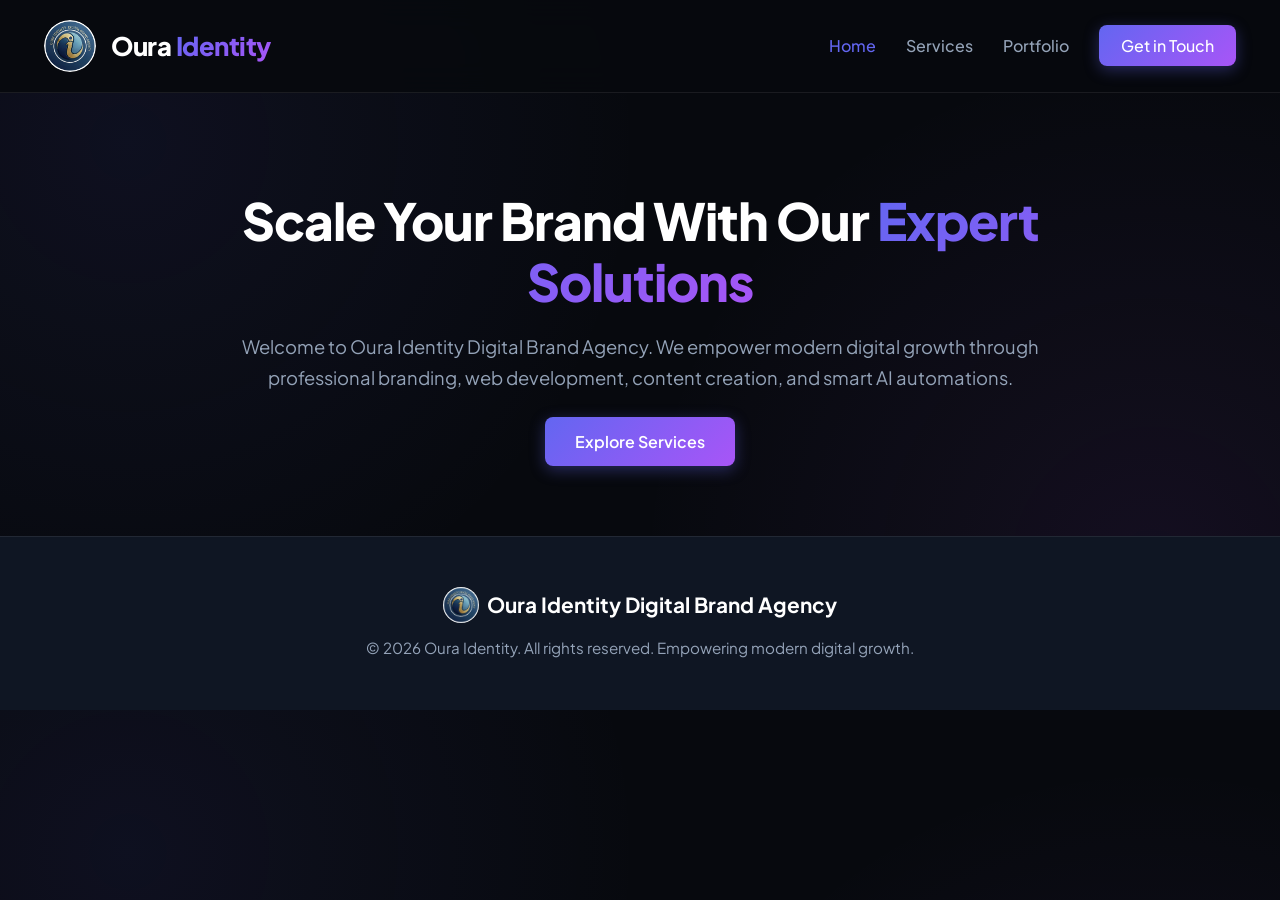
<file: index.html>
<!DOCTYPE html>
<html lang="en">
<head>
    <meta charset="UTF-8">
    <meta name="viewport" content="width=device-width, initial-scale=1.0">
    <title>Oura Identity - Home</title>
    <link href="https://fonts.googleapis.com/css2?family=Plus+Jakarta+Sans:wght@300;400;500;600;700;800&display=swap" rel="stylesheet">
    <link rel="stylesheet" href="https://cdnjs.cloudflare.com/ajax/libs/font-awesome/6.4.0/css/all.min.css">
    <link rel="stylesheet" href="style.css">
</head>
<body>

    <header>
        <div class="nav-container">
            <a href="index.html" class="logo-container">
                <div class="logo-icon">
                    <img src="Agency logo.jpeg" alt="Oura Identity Logo">
                </div>
                <div class="logo-text">Oura <span>Identity</span></div>
            </a>
            <div class="menu-btn" id="menuBtn">
                <i class="fa-solid fa-bars" id="menuIcon"></i>
            </div>
            <ul class="nav-links" id="navLinks">
                <li><a href="index.html" class="active">Home</a></li>
                <li><a href="services.html">Services</a></li>
                <li><a href="portfolio.html">Portfolio</a></li>
                <li><a href="services.html" class="nav-cta">Get in Touch</a></li>
            </ul>
        </div>
    </header>

    <section class="page-banner" id="home">
        <h1>Scale Your Brand With Our <span>Expert Solutions</span></h1>
        <p>Welcome to Oura Identity Digital Brand Agency. We empower modern digital growth through professional branding, web development, content creation, and smart AI automations.</p>
        <div style="margin-top: 35px;">
            <a href="services.html" class="nav-cta" style="padding: 14px 30px; font-size: 1rem; text-decoration: none;">Explore Services</a>
        </div>
    </section>

    <footer>
        <div class="footer-logo">
            <img src="Agency logo.jpeg" alt="Oura Identity Logo" class="footer-logo-img"> 
            Oura Identity Digital Brand Agency
        </div>
        <p>&copy; 2026 Oura Identity. All rights reserved. Empowering modern digital growth.</p>
    </footer>

    <script src="script.js"></script>
</body>
</html>
</file>
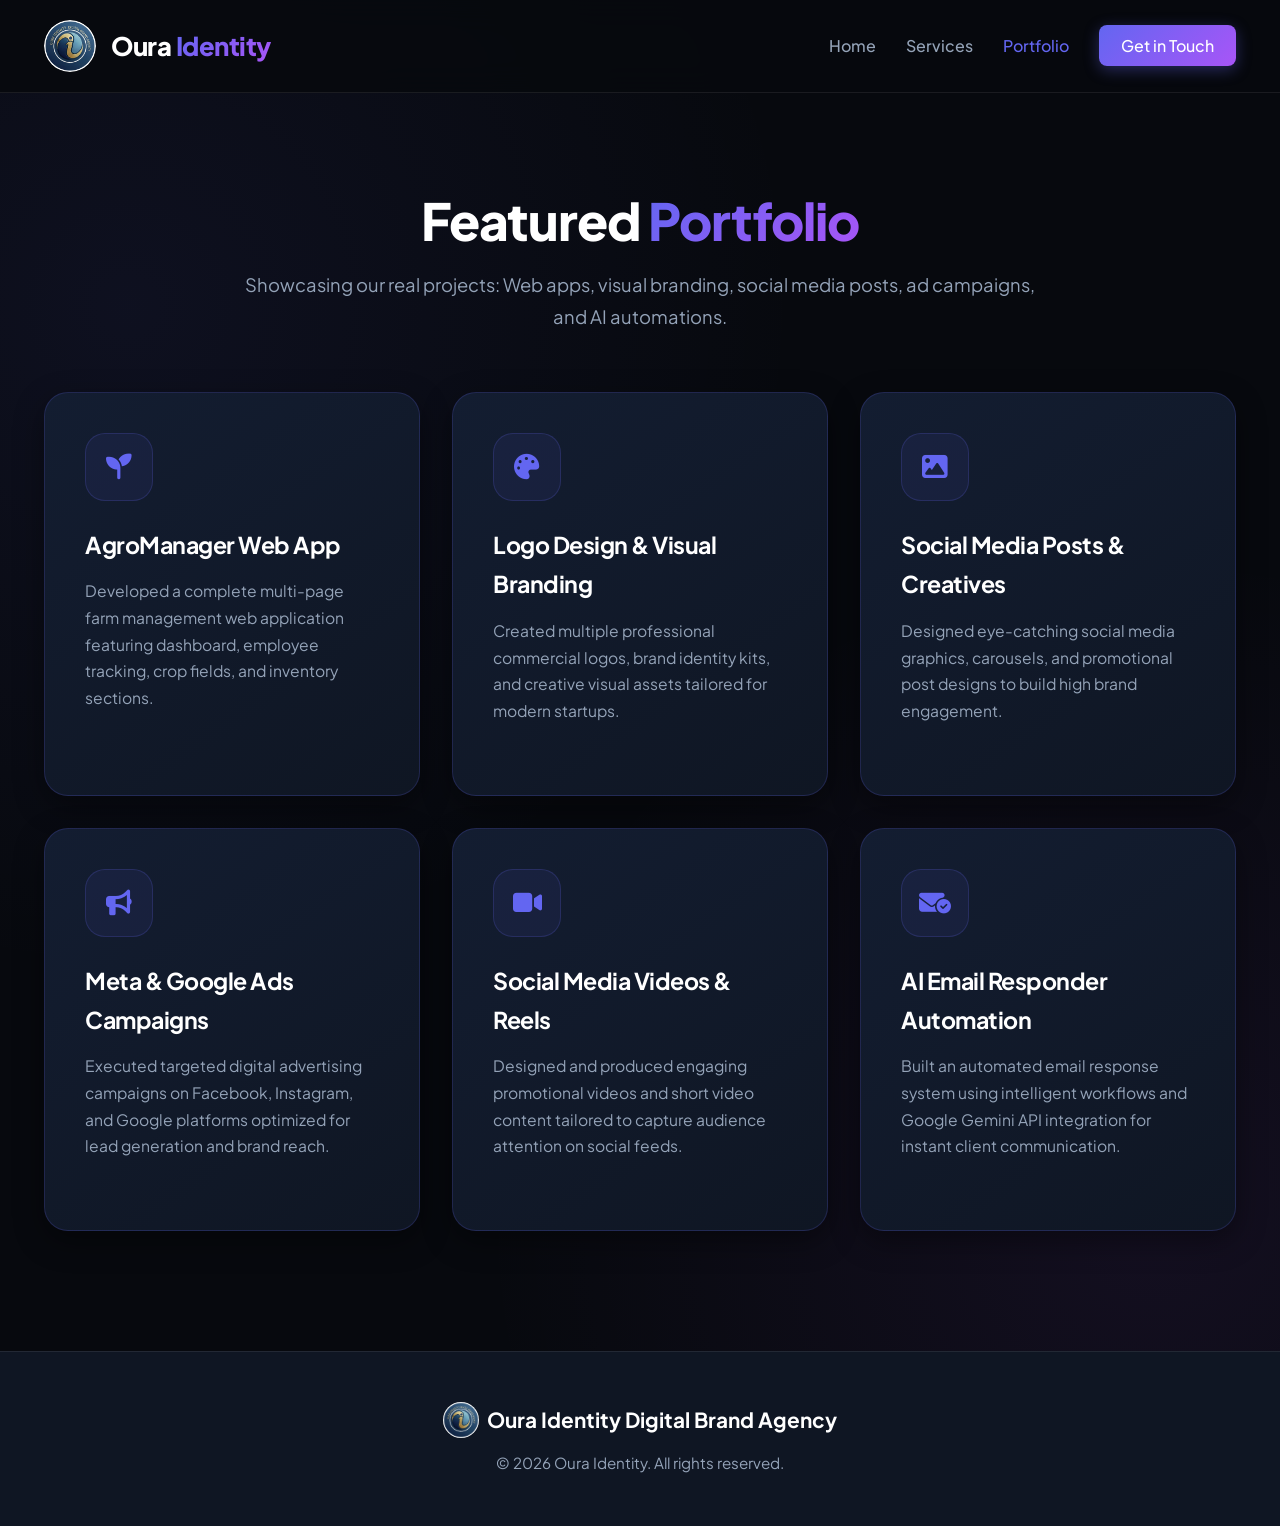
<file: portfolio.html>
<!DOCTYPE html>
<html lang="en">
<head>
    <meta charset="UTF-8">
    <meta name="viewport" content="width=device-width, initial-scale=1.0">
    <title>Oura Identity - Portfolio</title>
    <link href="https://fonts.googleapis.com/css2?family=Plus+Jakarta+Sans:wght@300;400;500;600;700;800&display=swap" rel="stylesheet">
    <link rel="stylesheet" href="https://cdnjs.cloudflare.com/ajax/libs/font-awesome/6.4.0/css/all.min.css">
    <link rel="stylesheet" href="style.css">
</head>
<body>

    <header>
        <div class="nav-container">
            <a href="index.html" class="logo-container">
                <div class="logo-icon">
                    <img src="Agency logo.jpeg" alt="Oura Identity Logo">
                </div>
                <div class="logo-text">Oura <span>Identity</span></div>
            </a>
            <div class="menu-btn" id="menuBtn">
                <i class="fa-solid fa-bars" id="menuIcon"></i>
            </div>
            <ul class="nav-links" id="navLinks">
                <li><a href="index.html">Home</a></li>
                <li><a href="services.html">Services</a></li>
                <li><a href="portfolio.html" class="active">Portfolio</a></li>
                <li><a href="services.html" class="nav-cta">Get in Touch</a></li>
            </ul>
        </div>
    </header>

    <section class="page-banner" style="padding-bottom: 40px;">
        <h1>Featured <span>Portfolio</span></h1>
        <p>Showcasing our real projects: Web apps, visual branding, social media posts, ad campaigns, and AI automations.</p>
    </section>

    <main class="services-section">
        <div class="services-grid">
            
            <div class="service-card">
                <div class="service-top">
                    <div class="service-icon"><i class="fa-solid fa-seedling"></i></div>
                    <h3>AgroManager Web App</h3>
                    <p>Developed a complete multi-page farm management web application featuring dashboard, employee tracking, crop fields, and inventory sections.</p>
                </div>
            </div>

            <div class="service-card">
                <div class="service-top">
                    <div class="service-icon"><i class="fa-solid fa-palette"></i></div>
                    <h3>Logo Design & Visual Branding</h3>
                    <p>Created multiple professional commercial logos, brand identity kits, and creative visual assets tailored for modern startups.</p>
                </div>
            </div>

            <div class="service-card">
                <div class="service-top">
                    <div class="service-icon"><i class="fa-solid fa-image"></i></div>
                    <h3>Social Media Posts & Creatives</h3>
                    <p>Designed eye-catching social media graphics, carousels, and promotional post designs to build high brand engagement.</p>
                </div>
            </div>

            <div class="service-card">
                <div class="service-top">
                    <div class="service-icon"><i class="fa-solid fa-bullhorn"></i></div>
                    <h3>Meta & Google Ads Campaigns</h3>
                    <p>Executed targeted digital advertising campaigns on Facebook, Instagram, and Google platforms optimized for lead generation and brand reach.</p>
                </div>
            </div>

            <div class="service-card">
                <div class="service-top">
                    <div class="service-icon"><i class="fa-solid fa-video"></i></div>
                    <h3>Social Media Videos & Reels</h3>
                    <p>Designed and produced engaging promotional videos and short video content tailored to capture audience attention on social feeds.</p>
                </div>
            </div>

            <div class="service-card">
                <div class="service-top">
                    <div class="service-icon"><i class="fa-solid fa-envelope-circle-check"></i></div>
                    <h3>AI Email Responder Automation</h3>
                    <p>Built an automated email response system using intelligent workflows and Google Gemini API integration for instant client communication.</p>
                </div>
            </div>

        </div>
    </main>

    <footer>
        <div class="footer-logo">
            <img src="Agency logo.jpeg" alt="Oura Identity Logo" class="footer-logo-img"> 
            Oura Identity Digital Brand Agency
        </div>
        <p>&copy; 2026 Oura Identity. All rights reserved.</p>
    </footer>

    <script src="script.js"></script>
</body>
</html>
</file>
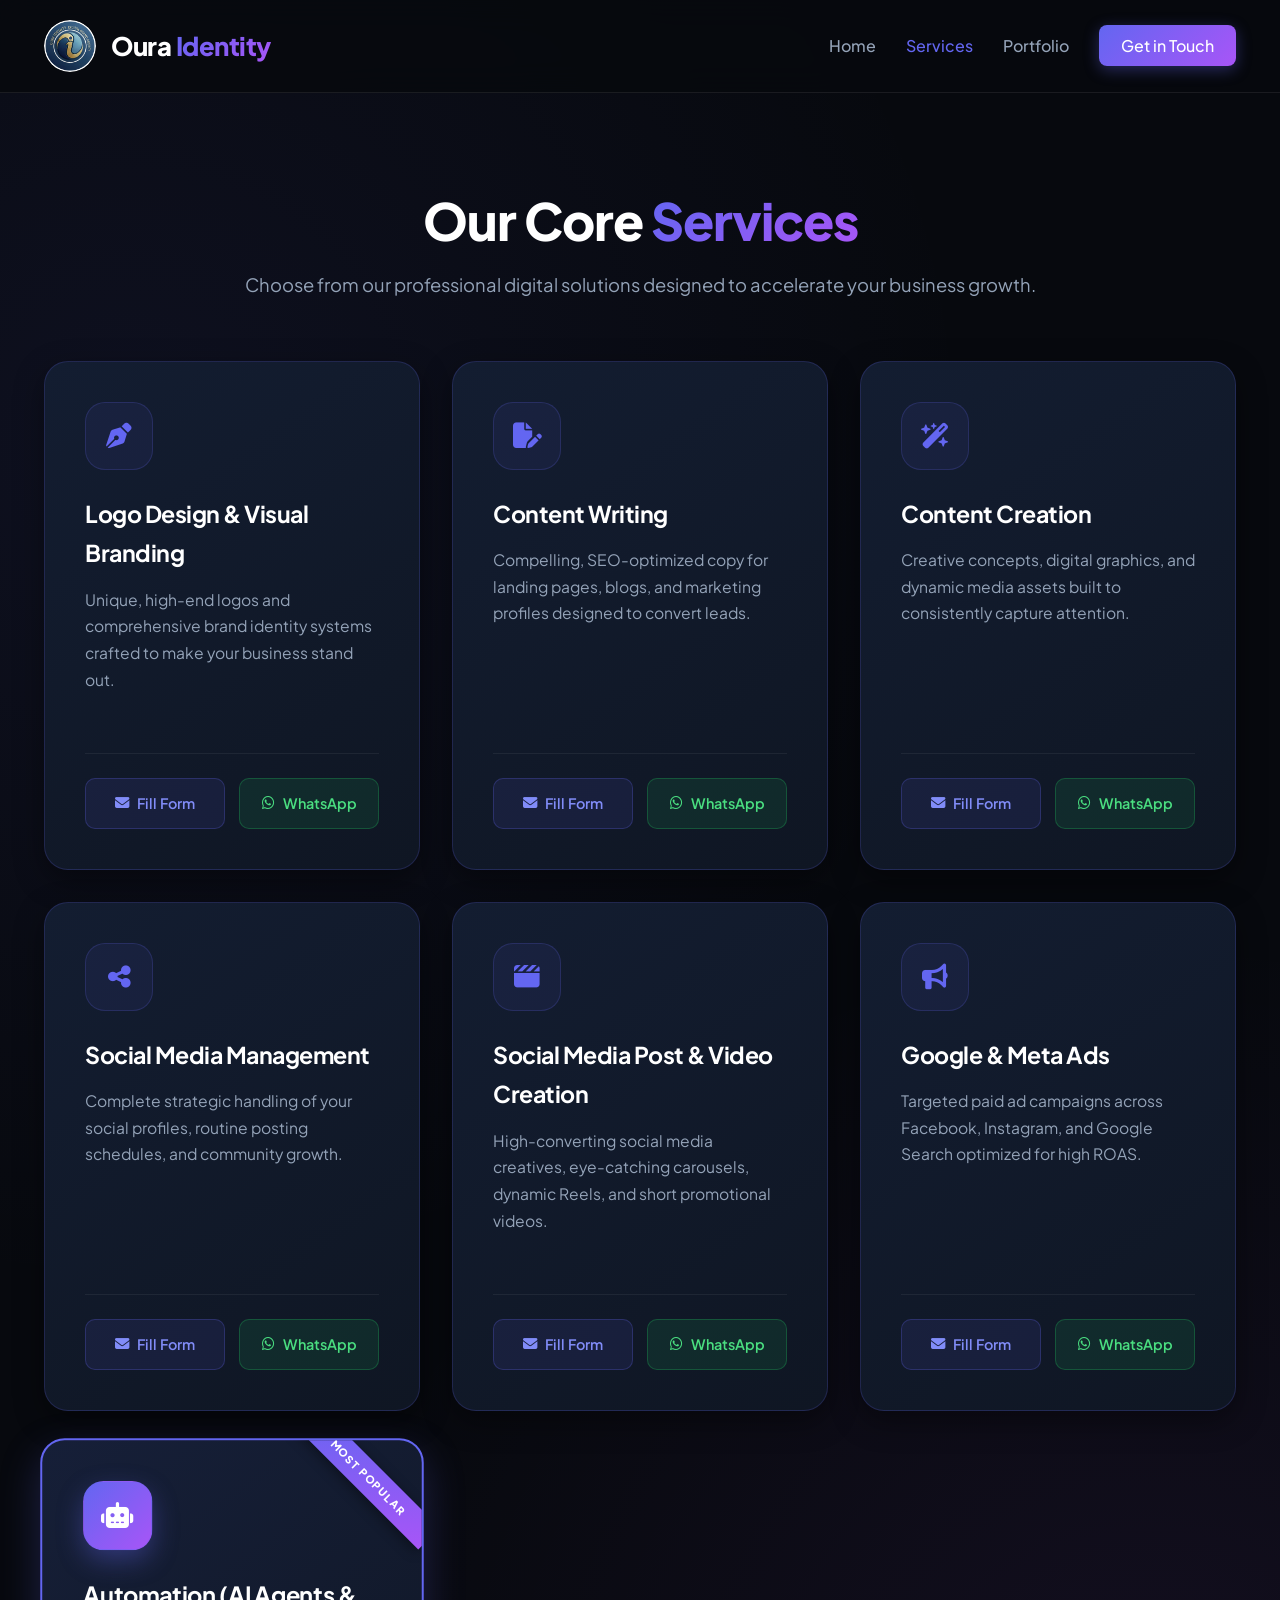
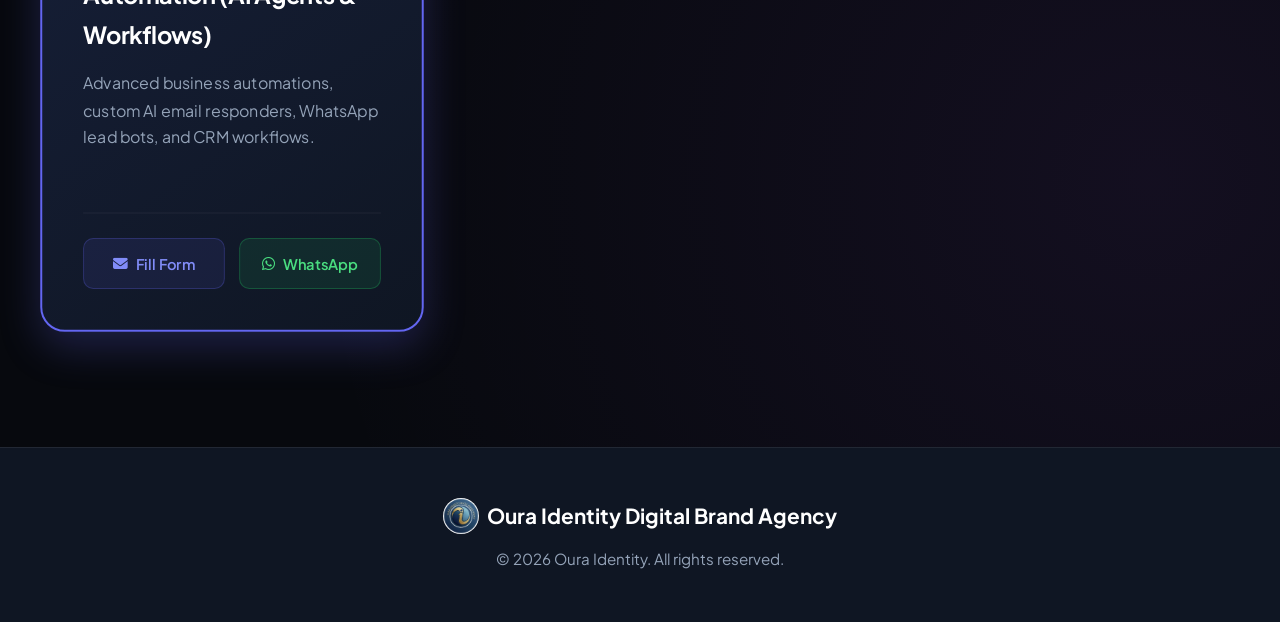
<file: services.html>
<!DOCTYPE html>
<html lang="en">
<head>
    <meta charset="UTF-8">
    <meta name="viewport" content="width=device-width, initial-scale=1.0">
    <title>Oura Identity - Services</title>
    <link href="https://fonts.googleapis.com/css2?family=Plus+Jakarta+Sans:wght@300;400;500;600;700;800&display=swap" rel="stylesheet">
    <link rel="stylesheet" href="https://cdnjs.cloudflare.com/ajax/libs/font-awesome/6.4.0/css/all.min.css">
    <link rel="stylesheet" href="style.css">
</head>
<body>

    <header>
        <div class="nav-container">
            <a href="index.html" class="logo-container">
                <div class="logo-icon">
                    <img src="Agency logo.jpeg" alt="Oura Identity Logo">
                </div>
                <div class="logo-text">Oura <span>Identity</span></div>
            </a>
            <div class="menu-btn" id="menuBtn">
                <i class="fa-solid fa-bars" id="menuIcon"></i>
            </div>
            <ul class="nav-links" id="navLinks">
                <li><a href="index.html">Home</a></li>
                <li><a href="services.html" class="active">Services</a></li>
                <li><a href="portfolio.html">Portfolio</a></li>
                <li><a href="#" class="nav-cta" id="openModalBtn">Get in Touch</a></li>
            </ul>
        </div>
    </header>

    <section class="page-banner" style="padding-bottom: 40px;">
        <h1>Our Core <span>Services</span></h1>
        <p>Choose from our professional digital solutions designed to accelerate your business growth.</p>
    </section>

    <main class="services-section">
        <div class="services-grid">
            
            <div class="service-card">
                <div class="service-top">
                    <div class="service-icon"><i class="fa-solid fa-pen-nib"></i></div>
                    <h3>Logo Design & Visual Branding</h3>
                    <p>Unique, high-end logos and comprehensive brand identity systems crafted to make your business stand out.</p>
                </div>
                <div class="card-actions">
                    <button class="btn-action btn-email open-form" data-service="Logo Design">
                        <i class="fa-solid fa-envelope"></i> Fill Form
                    </button>
                    <a href="https://wa.me/923000000000?text=Hi%20Oura%20Identity,%20I%20am%20interested%20in%20your%20Logo%20Design%20service." target="_blank" class="btn-action btn-whatsapp">
                        <i class="fa-brands fa-whatsapp"></i> WhatsApp
                    </a>
                </div>
            </div>

            <div class="service-card">
                <div class="service-top">
                    <div class="service-icon"><i class="fa-solid fa-file-pen"></i></div>
                    <h3>Content Writing</h3>
                    <p>Compelling, SEO-optimized copy for landing pages, blogs, and marketing profiles designed to convert leads.</p>
                </div>
                <div class="card-actions">
                    <button class="btn-action btn-email open-form" data-service="Content Writing">
                        <i class="fa-solid fa-envelope"></i> Fill Form
                    </button>
                    <a href="https://wa.me/923000000000?text=Hi%20Oura%20Identity,%20I%20am%20interested%20in%20your%20Content%20Writing%20service." target="_blank" class="btn-action btn-whatsapp">
                        <i class="fa-brands fa-whatsapp"></i> WhatsApp
                    </a>
                </div>
            </div>

            <div class="service-card">
                <div class="service-top">
                    <div class="service-icon"><i class="fa-solid fa-wand-magic-sparkles"></i></div>
                    <h3>Content Creation</h3>
                    <p>Creative concepts, digital graphics, and dynamic media assets built to consistently capture attention.</p>
                </div>
                <div class="card-actions">
                    <button class="btn-action btn-email open-form" data-service="Content Creation">
                        <i class="fa-solid fa-envelope"></i> Fill Form
                    </button>
                    <a href="https://wa.me/923000000000?text=Hi%20Oura%20Identity,%20I%20am%20interested%20in%20your%20Content%20Creation%20service." target="_blank" class="btn-action btn-whatsapp">
                        <i class="fa-brands fa-whatsapp"></i> WhatsApp
                    </a>
                </div>
            </div>

            <div class="service-card">
                <div class="service-top">
                    <div class="service-icon"><i class="fa-solid fa-share-nodes"></i></div>
                    <h3>Social Media Management</h3>
                    <p>Complete strategic handling of your social profiles, routine posting schedules, and community growth.</p>
                </div>
                <div class="card-actions">
                    <button class="btn-action btn-email open-form" data-service="Social Media Management">
                        <i class="fa-solid fa-envelope"></i> Fill Form
                    </button>
                    <a href="https://wa.me/923000000000?text=Hi%20Oura%20Identity,%20I%20am%20interested%20in%20your%20Social%20Media%20Management%20service." target="_blank" class="btn-action btn-whatsapp">
                        <i class="fa-brands fa-whatsapp"></i> WhatsApp
                    </a>
                </div>
            </div>

            <div class="service-card">
                <div class="service-top">
                    <div class="service-icon"><i class="fa-solid fa-clapperboard"></i></div>
                    <h3>Social Media Post & Video Creation</h3>
                    <p>High-converting social media creatives, eye-catching carousels, dynamic Reels, and short promotional videos.</p>
                </div>
                <div class="card-actions">
                    <button class="btn-action btn-email open-form" data-service="Post and Video Creation">
                        <i class="fa-solid fa-envelope"></i> Fill Form
                    </button>
                    <a href="https://wa.me/923000000000?text=Hi%20Oura%20Identity,%20I%20am%20interested%20in%20your%20Social%20Media%20Post%20and%20Video%20Creation%20service." target="_blank" class="btn-action btn-whatsapp">
                        <i class="fa-brands fa-whatsapp"></i> WhatsApp
                    </a>
                </div>
            </div>

            <div class="service-card">
                <div class="service-top">
                    <div class="service-icon"><i class="fa-solid fa-bullhorn"></i></div>
                    <h3>Google & Meta Ads</h3>
                    <p>Targeted paid ad campaigns across Facebook, Instagram, and Google Search optimized for high ROAS.</p>
                </div>
                <div class="card-actions">
                    <button class="btn-action btn-email open-form" data-service="Google and Meta Ads">
                        <i class="fa-solid fa-envelope"></i> Fill Form
                    </button>
                    <a href="https://wa.me/923000000000?text=Hi%20Oura%20Identity,%20I%20am%20interested%20in%20your%20Google%20and%20Meta%20Ads%20service." target="_blank" class="btn-action btn-whatsapp">
                        <i class="fa-brands fa-whatsapp"></i> WhatsApp
                    </a>
                </div>
            </div>

            <div class="service-card featured">
                <div class="service-top">
                    <div class="service-icon"><i class="fa-solid fa-robot"></i></div>
                    <h3>Automation (AI Agents & Workflows)</h3>
                    <p>Advanced business automations, custom AI email responders, WhatsApp lead bots, and CRM workflows.</p>
                </div>
                <div class="card-actions">
                    <button class="btn-action btn-email open-form" data-service="Automation Services">
                        <i class="fa-solid fa-envelope"></i> Fill Form
                    </button>
                    <a href="https://wa.me/923000000000?text=Hi%20Oura%20Identity,%20I%20am%20interested%20in%20your%20Automation%20service." target="_blank" class="btn-action btn-whatsapp">
                        <i class="fa-brands fa-whatsapp"></i> WhatsApp
                    </a>
                </div>
            </div>

        </div>
    </main>

    <!-- Contact Popup Modal Form -->
    <div class="modal-overlay" id="contactModal">
        <div class="modal-content">
            <button class="close-modal" id="closeModalBtn"><i class="fa-solid fa-xmark"></i></button>
            <h2>Project Inquiry Form</h2>
            <p>Fill out the details below and submit to send your request directly to our WhatsApp!</p>
            
            <form id="whatsappForm">
                <div class="form-group">
                    <label for="clientName">Your Name</label>
                    <input type="text" id="clientName" placeholder="Enter your full name" required>
                </div>
                <div class="form-group">
                    <label for="clientService">Selected Service</label>
                    <input type="text" id="clientService" readonly>
                </div>
                <div class="form-group">
                    <label for="clientMessage">Project Details / Message</label>
                    <textarea id="clientMessage" rows="4" placeholder="Tell us about your project requirements..." required></textarea>
                </div>
                <button type="submit" class="submit-btn">
                    <i class="fa-brands fa-whatsapp"></i> Send via WhatsApp
                </button>
            </form>
        </div>
    </div>

    <footer>
        <div class="footer-logo">
            <img src="Agency logo.jpeg" alt="Oura Identity Logo" class="footer-logo-img"> 
            Oura Identity Digital Brand Agency
        </div>
        <p>&copy; 2026 Oura Identity. All rights reserved.</p>
    </footer>

    <script src="script.js"></script>
</body>
</html>
</file>
<file: style.css>
:root {
    --bg-base: #07090e;
    --bg-surface: #0f1623;
    --card-bg: #131d31;
    --card-border: rgba(99, 102, 241, 0.15);
    --primary: #6366f1;
    --primary-glow: rgba(99, 102, 241, 0.35);
    --accent: #a855f7;
    --whatsapp: #25d366;
    --whatsapp-glow: rgba(37, 211, 102, 0.3);
    --text-primary: #ffffff;
    --text-secondary: #94a3b8;
    --transition: all 0.4s cubic-bezier(0.16, 1, 0.3, 1);
}

* {
    margin: 0;
    padding: 0;
    box-sizing: border-box;
    font-family: 'Plus Jakarta Sans', sans-serif;
    scroll-behavior: smooth;
}

body {
    background-color: var(--bg-base);
    color: var(--text-primary);
    line-height: 1.7;
    overflow-x: hidden;
    background-image: 
        radial-gradient(circle at 10% 20%, rgba(99, 102, 241, 0.08) 0%, transparent 40%),
        radial-gradient(circle at 90% 80%, rgba(168, 85, 247, 0.08) 0%, transparent 40%);
}

header {
    position: fixed;
    top: 0;
    left: 0;
    width: 100%;
    background: rgba(7, 9, 14, 0.9);
    backdrop-filter: blur(16px);
    -webkit-backdrop-filter: blur(16px);
    z-index: 1000;
    border-bottom: 1px solid rgba(255, 255, 255, 0.08);
}

.nav-container {
    max-width: 1240px;
    margin: 0 auto;
    padding: 20px 24px;
    display: flex;
    justify-content: space-between;
    align-items: center;
}

.logo-container {
    display: flex;
    align-items: center;
    gap: 15px;
    text-decoration: none;
}

.logo-icon {
    width: 52px;
    height: 52px;
    background: transparent;
    border-radius: 50%;
    display: flex;
    align-items: center;
    justify-content: center;
    overflow: hidden;
    box-shadow: none;
}

.logo-icon img {
    width: 100%;
    height: 100%;
    object-fit: cover;
    border-radius: 50%;
}

.logo-text {
    font-size: 1.6rem;
    font-weight: 800;
    color: var(--text-primary);
    letter-spacing: -0.5px;
}

.logo-text span {
    background: linear-gradient(135deg, var(--primary), var(--accent));
    -webkit-background-clip: text;
    -webkit-text-fill-color: transparent;
}

.nav-links {
    list-style: none;
    display: flex;
    gap: 30px;
    align-items: center;
}

.nav-links a {
    text-decoration: none;
    color: var(--text-secondary);
    font-weight: 500;
    font-size: 1rem;
    transition: var(--transition);
}

.nav-links a:hover, .nav-links a.active {
    color: var(--primary);
}

.nav-cta {
    background: linear-gradient(135deg, var(--primary), var(--accent));
    color: white !important;
    padding: 10px 22px;
    border-radius: 8px;
    font-weight: 600;
    box-shadow: 0 4px 15px var(--primary-glow);
    transition: var(--transition);
}

.nav-cta:hover {
    transform: translateY(-2px);
    box-shadow: 0 6px 20px var(--primary-glow);
}

.menu-btn {
    display: none;
    font-size: 1.8rem;
    cursor: pointer;
    color: var(--text-primary);
}

.page-banner {
    padding: 190px 24px 80px;
    text-align: center;
    max-width: 850px;
    margin: 0 auto;
}

.page-banner h1 {
    font-size: 3.2rem;
    font-weight: 800;
    margin-bottom: 18px;
    letter-spacing: -1px;
    line-height: 1.2;
}

.page-banner h1 span {
    background: linear-gradient(135deg, var(--primary), var(--accent));
    -webkit-background-clip: text;
    -webkit-text-fill-color: transparent;
}

.page-banner p {
    color: var(--text-secondary);
    font-size: 1.15rem;
}

.services-section {
    padding: 20px 24px 120px;
    max-width: 1240px;
    margin: 0 auto;
}

.services-grid {
    display: grid;
    grid-template-columns: repeat(auto-fit, minmax(360px, 1fr));
    gap: 32px;
}

/* --- Ultra-Stylish Card & Button Enhancements --- */

.service-card {
    background: linear-gradient(145deg, #131d31, #0f1623);
    border: 1px solid rgba(99, 102, 241, 0.2);
    border-radius: 24px;
    padding: 40px;
    position: relative;
    overflow: hidden;
    box-shadow: 0 10px 30px rgba(0, 0, 0, 0.4);
    transition: all 0.5s cubic-bezier(0.16, 1, 0.3, 1);
    display: flex;
    flex-direction: column;
    justify-content: space-between;
}

/* Glowing border effect on hover */
.service-card:hover {
    transform: translateY(-8px) scale(1.01);
    border-color: rgba(168, 85, 247, 0.6);
    box-shadow: 0 20px 40px rgba(99, 102, 241, 0.25), 
                0 0 20px rgba(168, 85, 247, 0.15);
}

/* Special Highlight for Automation / Featured Card */
.service-card.featured {
    background: linear-gradient(145deg, #161f38, #0f1623);
    border: 2px solid var(--primary);
    box-shadow: 0 15px 40px rgba(99, 102, 241, 0.25);
    transform: scale(1.02);
}

.service-card.featured:hover {
    transform: translateY(-8px) scale(1.03);
    border-color: var(--accent);
    box-shadow: 0 25px 50px rgba(99, 102, 241, 0.4), 
                0 0 35px rgba(168, 85, 247, 0.3);
}

/* Fancy Badge for a Pro Look */
.service-card.featured::before {
    content: 'MOST POPULAR';
    position: absolute;
    top: 22px;
    right: -32px;
    background: linear-gradient(135deg, var(--primary), var(--accent));
    color: white;
    font-size: 0.65rem;
    font-weight: 800;
    padding: 6px 35px;
    transform: rotate(45deg);
    box-shadow: 0 3px 12px rgba(0,0,0,0.4);
    letter-spacing: 1.2px;
    z-index: 2;
}

.service-top {
    margin-bottom: 30px;
}

/* Sleek Icon Animation */
.service-icon {
    width: 68px;
    height: 68px;
    background: rgba(99, 102, 241, 0.08);
    border: 1px solid rgba(99, 102, 241, 0.2);
    border-radius: 20px;
    display: flex;
    align-items: center;
    justify-content: center;
    color: var(--primary);
    font-size: 1.6rem;
    margin-bottom: 24px;
    transition: all 0.4s ease;
}

.service-card:hover .service-icon {
    background: linear-gradient(135deg, var(--primary), var(--accent));
    color: white;
    box-shadow: 0 10px 25px var(--primary-glow);
    transform: rotate(-10deg) scale(1.1);
}

.service-card.featured .service-icon {
    background: linear-gradient(135deg, var(--primary), var(--accent));
    color: white;
    box-shadow: 0 10px 25px var(--primary-glow);
}

.service-card h3 {
    font-size: 1.45rem;
    font-weight: 700;
    margin-bottom: 14px;
    color: var(--text-primary);
    letter-spacing: -0.5px;
}

.service-card p {
    color: var(--text-secondary);
    font-size: 0.98rem;
    line-height: 1.7;
}

.card-actions {
    display: grid;
    grid-template-columns: 1fr 1fr;
    gap: 14px;
    margin-top: 30px;
    padding-top: 24px;
    border-top: 1px solid rgba(255, 255, 255, 0.06);
}

/* Stylish Buttons with Smooth Transitions */
.btn-action {
    position: relative;
    overflow: hidden;
    z-index: 1;
    padding: 12px 18px;
    border-radius: 10px;
    font-weight: 600;
    font-size: 0.9rem;
    text-decoration: none;
    display: flex;
    align-items: center;
    justify-content: center;
    gap: 8px;
    transition: var(--transition);
    cursor: pointer;
    border: none;
}

.btn-action::after {
    content: '';
    position: absolute;
    bottom: 0;
    left: 0;
    width: 100%;
    height: 0%;
    background: rgba(255, 255, 255, 0.1);
    z-index: -1;
    transition: 0.3s ease;
}

.btn-action:hover::after {
    height: 100%;
}

.btn-email {
    background: rgba(99, 102, 241, 0.1);
    color: #818cf8;
    border: 1px solid rgba(99, 102, 241, 0.25);
}

.btn-email:hover {
    background: var(--primary);
    color: white;
    box-shadow: 0 5px 15px var(--primary-glow);
    transform: translateY(-2px);
}

.btn-whatsapp {
    background: rgba(37, 211, 102, 0.1);
    color: #4ade80;
    border: 1px solid rgba(37, 211, 102, 0.25);
}

.btn-whatsapp:hover {
    background: var(--whatsapp);
    color: white;
    box-shadow: 0 5px 15px var(--whatsapp-glow);
    transform: translateY(-2px);
}

/* Modal Popup Styles */
.modal-overlay {
    position: fixed;
    top: 0;
    left: 0;
    width: 100%;
    height: 100%;
    background: rgba(3, 5, 8, 0.8);
    backdrop-filter: blur(8px);
    display: flex;
    align-items: center;
    justify-content: center;
    z-index: 2000;
    opacity: 0;
    visibility: hidden;
    transition: var(--transition);
}

.modal-overlay.active {
    opacity: 1;
    visibility: visible;
}

.modal-content {
    background: var(--bg-surface);
    border: 1px solid var(--card-border);
    border-radius: 24px;
    padding: 40px;
    width: 100%;
    max-width: 500px;
    position: relative;
    box-shadow: 0 25px 60px rgba(0, 0, 0, 0.7);
    transform: translateY(20px);
    transition: var(--transition);
}

.modal-overlay.active .modal-content {
    transform: translateY(0);
}

.close-modal {
    position: absolute;
    top: 20px;
    right: 20px;
    background: rgba(255, 255, 255, 0.05);
    border: none;
    color: var(--text-secondary);
    width: 36px;
    height: 36px;
    border-radius: 50%;
    font-size: 1.1rem;
    cursor: pointer;
    transition: var(--transition);
    display: flex;
    align-items: center;
    justify-content: center;
}

.close-modal:hover {
    background: rgba(255, 255, 255, 0.15);
    color: white;
}

.modal-content h2 {
    font-size: 1.6rem;
    font-weight: 700;
    margin-bottom: 8px;
}

.modal-content p {
    color: var(--text-secondary);
    font-size: 0.92rem;
    margin-bottom: 24px;
}

.form-group {
    margin-bottom: 18px;
}

.form-group label {
    display: block;
    font-size: 0.88rem;
    font-weight: 600;
    margin-bottom: 6px;
    color: var(--text-secondary);
}

.form-group input, .form-group textarea {
    width: 100%;
    background: var(--card-bg);
    border: 1px solid rgba(255, 255, 255, 0.1);
    padding: 12px 16px;
    border-radius: 10px;
    color: white;
    font-size: 0.95rem;
    outline: none;
    transition: var(--transition);
}

.form-group input:focus, .form-group textarea:focus {
    border-color: var(--primary);
    box-shadow: 0 0 10px var(--primary-glow);
}

.form-group input[readonly] {
    opacity: 0.7;
    cursor: not-allowed;
}

.submit-btn {
    width: 100%;
    background: var(--whatsapp);
    color: white;
    border: none;
    padding: 14px;
    border-radius: 12px;
    font-weight: 700;
    font-size: 1rem;
    cursor: pointer;
    display: flex;
    align-items: center;
    justify-content: center;
    gap: 10px;
    box-shadow: 0 4px 20px var(--whatsapp-glow);
    transition: var(--transition);
    margin-top: 24px;
}

.submit-btn:hover {
    transform: translateY(-2px);
    box-shadow: 0 6px 25px var(--whatsapp-glow);
    filter: brightness(1.1);
}

/* Footer Logo Styling */
.footer-logo-img {
    width: 36px;
    height: 36px;
    object-fit: cover;
    border-radius: 50%;
    vertical-align: middle;
    margin-right: 8px;
}

footer {
    border-top: 1px solid rgba(255, 255, 255, 0.08);
    padding: 50px 24px;
    text-align: center;
    color: var(--text-secondary);
    font-size: 0.95rem;
    background: var(--bg-surface);
}

footer .footer-logo {
    font-weight: 700;
    color: var(--text-primary);
    margin-bottom: 12px;
    font-size: 1.3rem;
    display: flex;
    align-items: center;
    justify-content: center;
}

@media (max-width: 768px) {
    .page-banner {
        padding-top: 150px;
    }
    .page-banner h1 {
        font-size: 2.3rem;
    }
    .services-grid {
        grid-template-columns: 1fr;
    }
    .logo-text {
        font-size: 1.35rem;
    }
    .logo-icon {
        width: 44px;
        height: 44px;
    }
    .nav-links {
        display: none;
        flex-direction: column;
        position: absolute;
        top: 85px;
        left: 0;
        width: 100%;
        background: var(--bg-surface);
        padding: 30px;
        border-bottom: 1px solid rgba(255, 255, 255, 0.08);
        text-align: center;
        gap: 24px;
        box-shadow: 0 20px 30px rgba(0,0,0,0.5);
    }
    .nav-links.active {
        display: flex;
    }
    .menu-btn {
        display: block;
    }
    .modal-content {
        padding: 24px;
        margin: 16px;
    }
}
</file>
